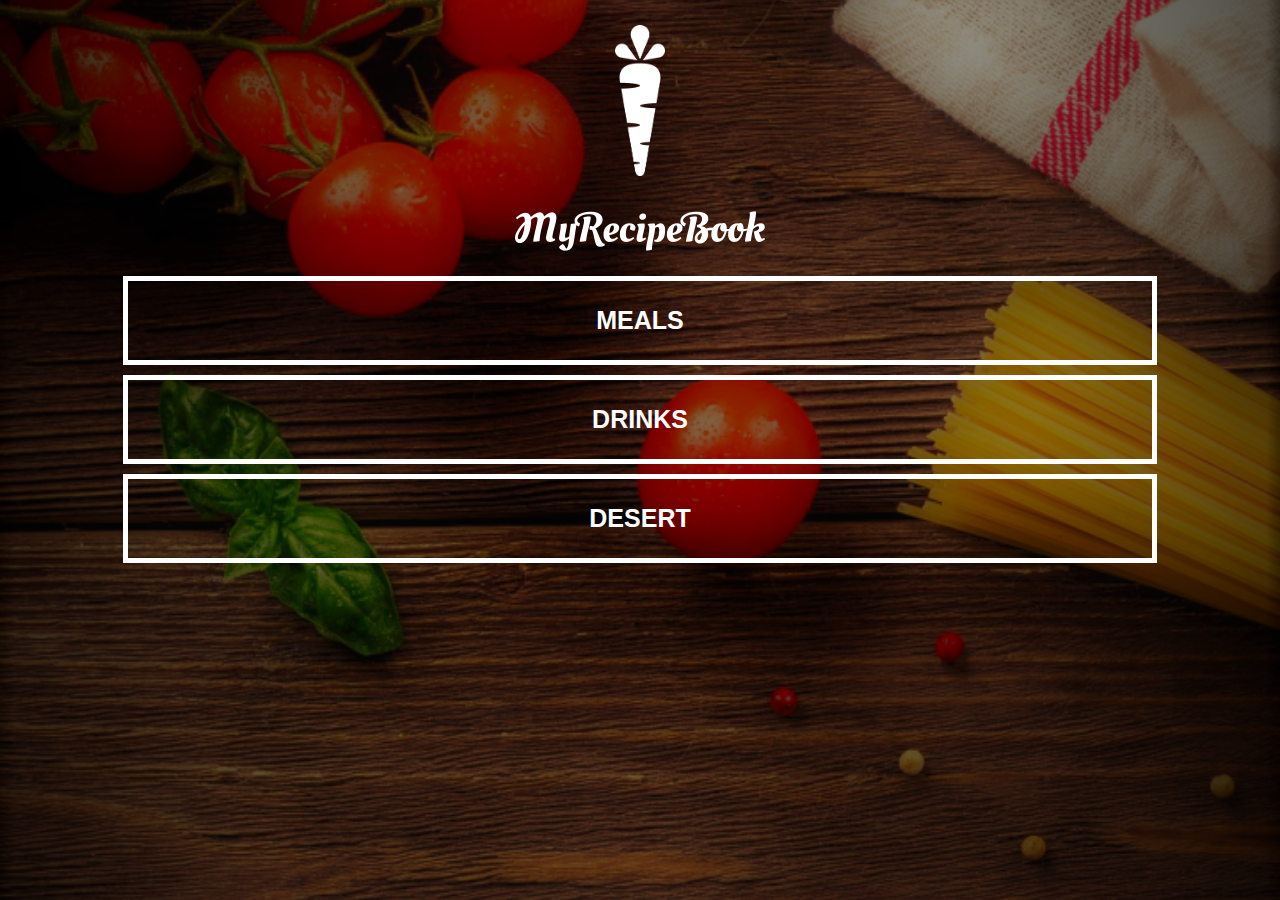
<file: index.html>
<!DOCTYPE html>
<html>
    <head>
         <title>My Recipe Book</title>
         <link rel="stylesheet" href="style.css">
    </head>

    <body class="body-home">
        <div id="home">
            
             <img src="images/logo-img.png" id="home-logo-img">
             <img src="images/logo-text.png" id="home-logo-text">
            
             <div class="home-menu">
            
                  <a href="meals.html" class="home-menu-item">
                      <p>Meals</p>
                 </a>
                  <a href="drinks.html" class="home-menu-item">
                      <p>Drinks</p>
                 </a>
                 <a href="deserts.html" class="home-menu-item">
                      <p>Desert</p>
                 </a>
            </div>
        </div>
    </body>
</html>
</file>
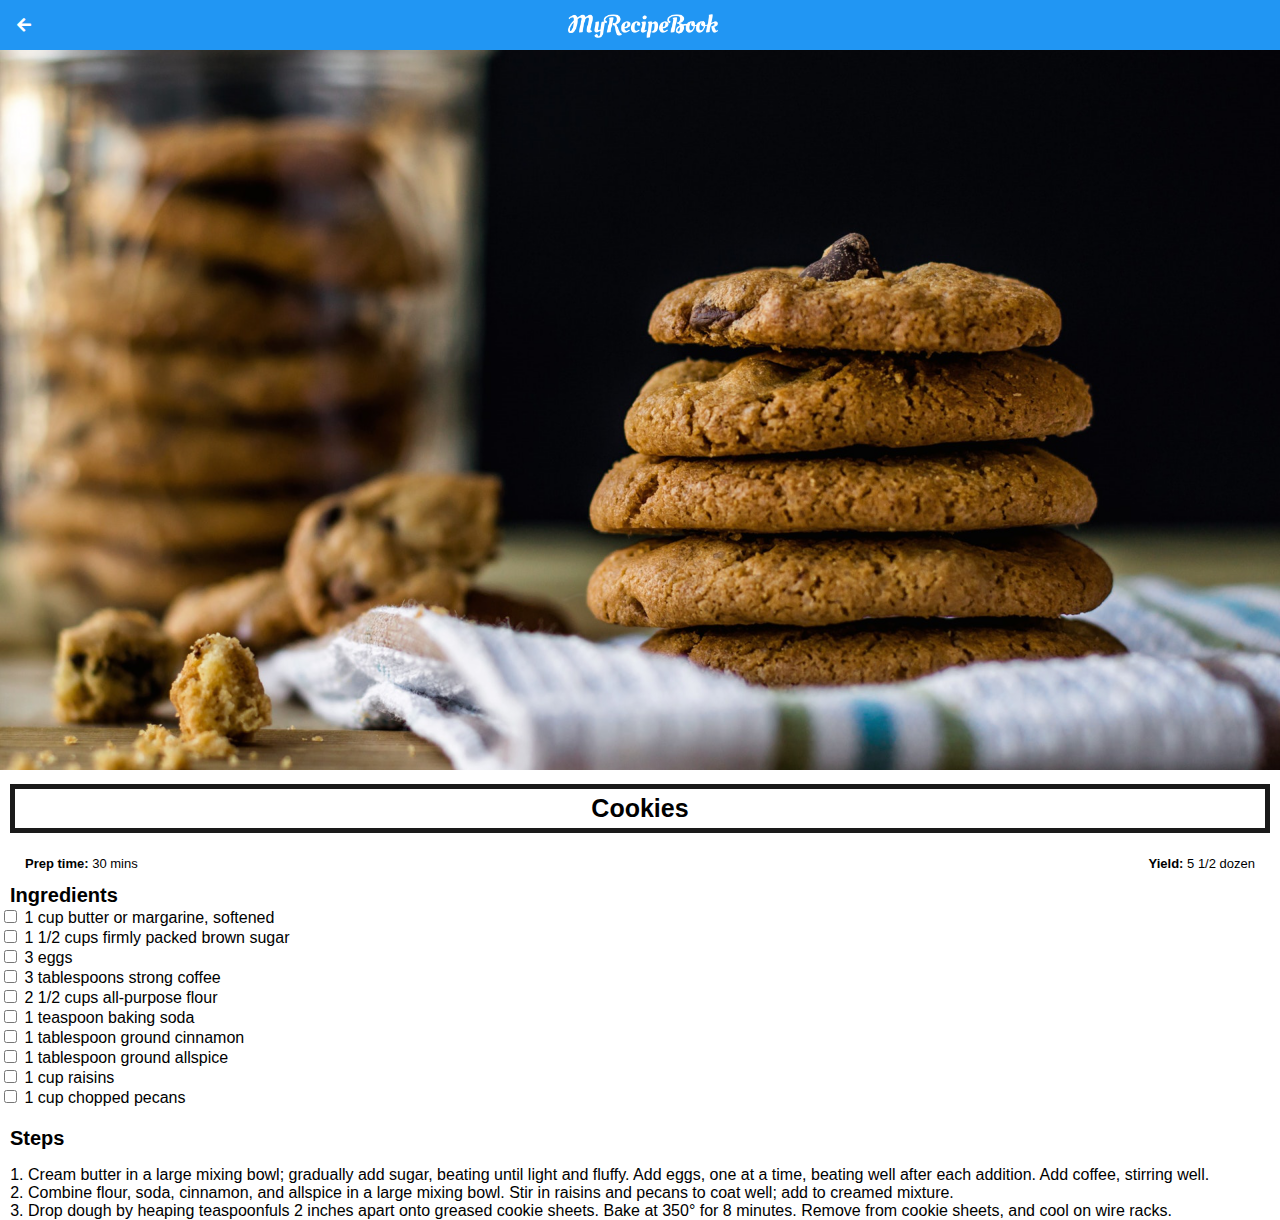
<file: cookies.html>
<!DOCTYPE html>
<html>
    <head>
         <title>My Recipe Book | Meals | Cookies</title>
         <link rel="stylesheet" href="style.css">
         <link rel="stylesheet" href="fontAwesome/css/all.css">
    </head>

    <body class="body-recipes">
        
        <div class="header">
           <a href="meals.html">
                <i class="fas fa-arrow-left"></i>
            </a>
             
            <img src="images/logo-text.png">
        </div>
        
        <div id="recipe">
           <div class="recipe-details">
              <img src="images/cookies.png">
               
               <h1>Cookies</h1>
               
               <div class="recipe-details-info">
                 <p><b>Prep time: </b>30 mins</p>
                 <p style="float: right;"><b>Yield: </b>5 1/2 dozen</p>
               </div>
               <div class="recipe-details-ingredients">
                 <h2>Ingredients</h2>
                   
                 <input id="check-01" type="checkbox">
                 <label for="check-01">1 cup butter or margarine, softened</label>
                 <br>
                 <input id="check-02" type="checkbox">
                 <label for="check-02">1 1/2 cups firmly packed brown sugar</label>
                 <br>
                 <input id="check-03" type="checkbox">
                 <label for="check-03">3 eggs</label>
                 <br>
                 <input id="check-04" type="checkbox">
                 <label for="check-04">3 tablespoons strong coffee</label>
                 <br>
                 <input id="check-05" type="checkbox">
                 <label for="check-05">2 1/2 cups all-purpose flour</label>
                 <br>
                 <input id="check-06" type="checkbox">
                 <label for="check-06">1 teaspoon baking soda</label>
                 <br>
                 <input id="check-07" type="checkbox">
                 <label for="check-07">1 tablespoon ground cinnamon</label>
                 <br>
                 <input id="check-08" type="checkbox">
                 <label for="check-08">1 tablespoon ground allspice</label>
                 <br>
                 <input id="check-09" type="checkbox">
                 <label for="check-09">1 cup raisins</label>
                 <br>
                 <input id="check-10" type="checkbox">
                 <label for="check-10">1 cup chopped pecans</label>
                 <br>
                 
               </div>
               <div class="recipe-details-steps">
               <h2>Steps</h2>
                   
                <ol>
                    <li>Cream butter in a large mixing bowl; gradually add sugar, beating until light and fluffy. Add eggs, one at a time, beating well after each addition. Add coffee, stirring well.</li>
                    <li>Combine flour, soda, cinnamon, and allspice in a large mixing bowl. Stir in raisins and pecans to coat well; add to creamed mixture.</li>
                    <li>Drop dough by heaping teaspoonfuls 2 inches apart onto greased cookie sheets. Bake at 350° for 8 minutes. Remove from cookie sheets, and cool on wire racks.</li>
                    
                   </ol>
               
               </div>
            </div> 
                   
        </div>
    </body>
</html>
</file>
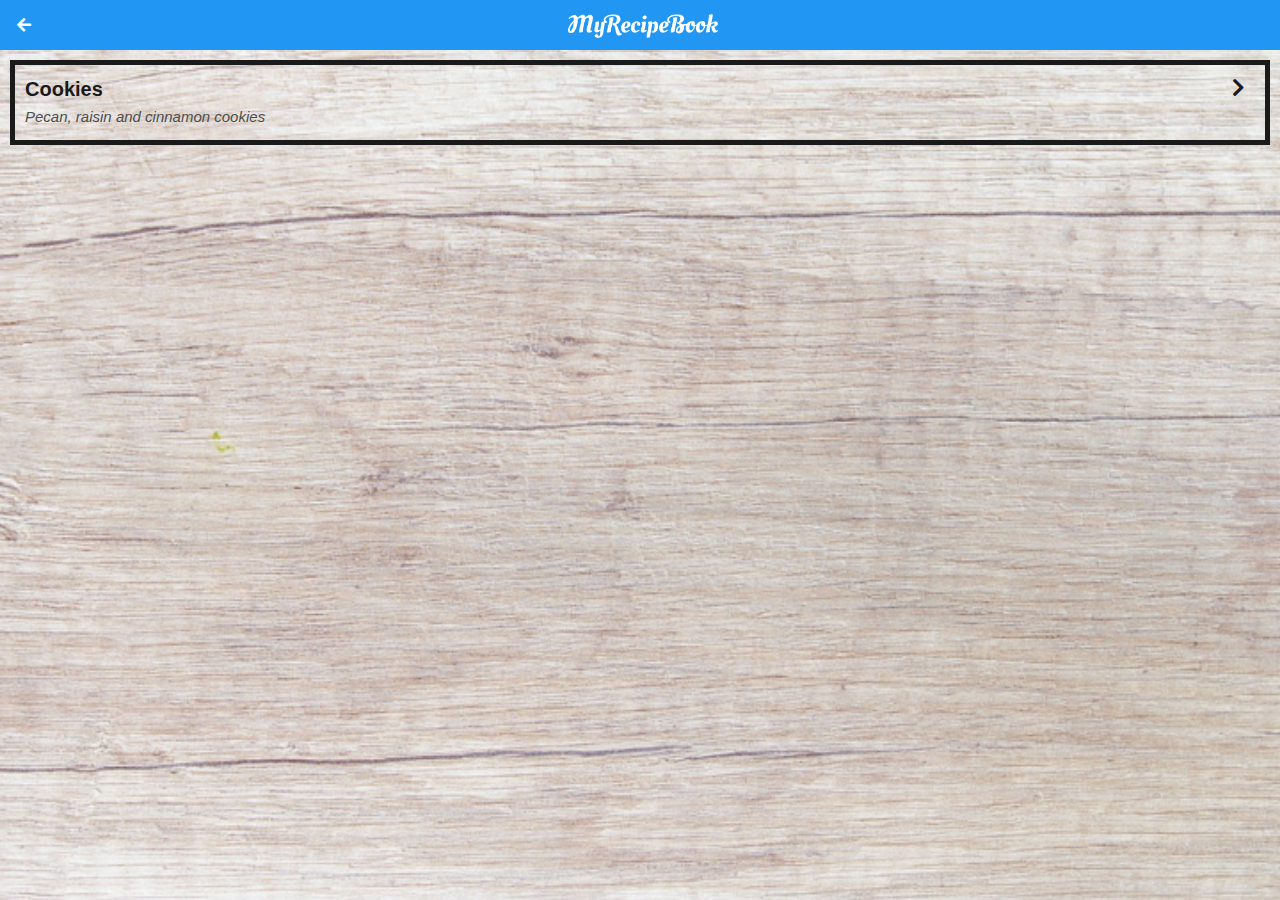
<file: deserts.html>
<!DOCTYPE html>
<html>
    <head>
         <title>My Recipe Book | Deserts</title>
         <link rel="stylesheet" href="style.css">
         <link rel="stylesheet" href="fontAwesome/css/all.css">
    </head>

    <body class="body-meals">
        
        <div class="header">
           <a href="index.html">
                <i class="fas fa-arrow-left"></i>
            </a>
             
            <img src="images/logo-text.png">
        </div>
        
        <div id="meals">
            
             <div class="meals-list">
                 
            <a href="cookies.html">
                 <div class="meals-list-item">
                     <h1>Cookies<i class="fas fa-chevron-right"></i></h1>
                     
                  <p>Pecan, raisin and cinnamon cookies</p>
                     
                </div>
                
            </a>
                 
            </div>   
            
        </div>
    </body>
</html>
</file>
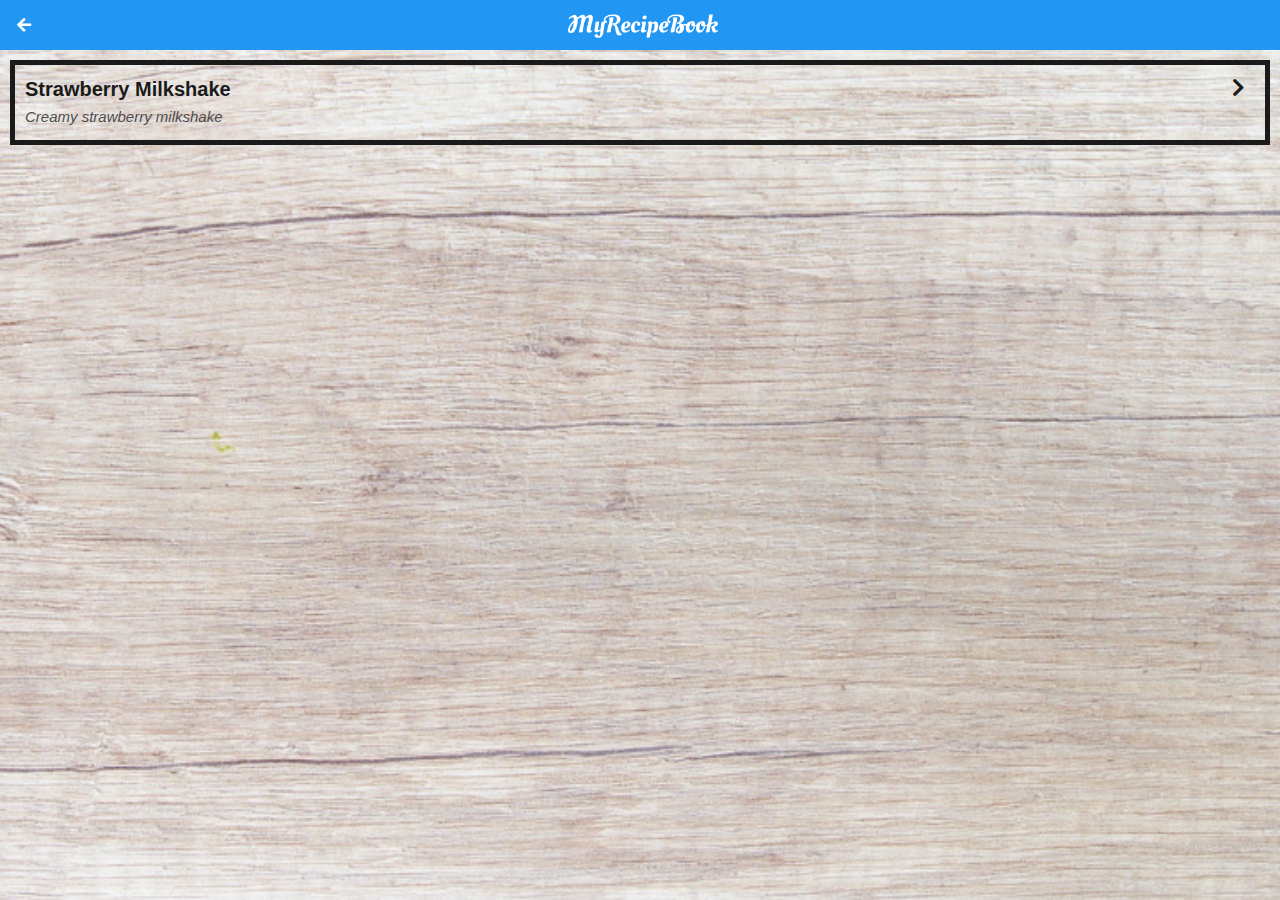
<file: drinks.html>
<!DOCTYPE html>
<html>
    <head>
         <title>My Recipe Book | Drinks</title>
         <link rel="stylesheet" href="style.css">
         <link rel="stylesheet" href="fontAwesome/css/all.css">
    </head>

    <body class="body-meals">
        
        <div class="header">
           <a href="index.html">
                <i class="fas fa-arrow-left"></i>
            </a>
             
            <img src="images/logo-text.png">
        </div>
        
        <div id="meals">
            
             <div class="meals-list">
                 
            <a href="strawberry%20milkshake.html">
                 <div class="meals-list-item">
                     <h1>Strawberry Milkshake<i class="fas fa-chevron-right"></i></h1>
                     
                  <p>Creamy strawberry milkshake</p>
                     
                </div>
                
            </a>
                 
            </div>   
            
        </div>
    </body>
</html>
</file>
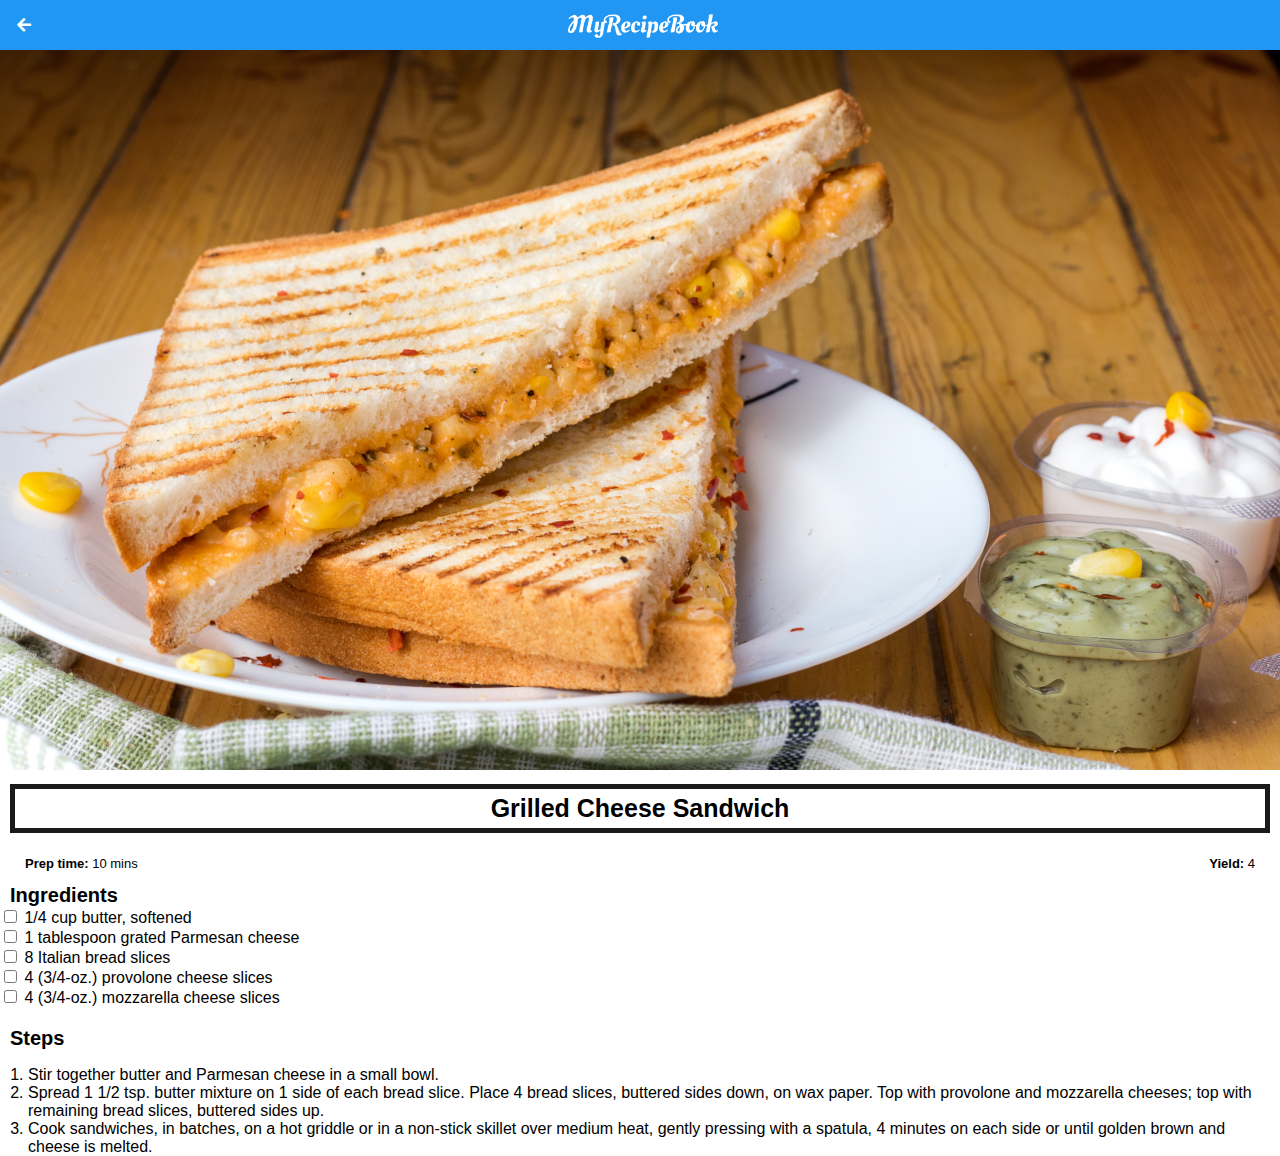
<file: Grilled cheese.html>
<!DOCTYPE html>
<html>
    <head>
         <title>My Recipe Book | Meals | Grilled Cheese</title>
         <link rel="stylesheet" href="style.css">
         <link rel="stylesheet" href="fontAwesome/css/all.css">
    </head>

    <body class="body-recipes">
        
        <div class="header">
           <a href="meals.html">
                <i class="fas fa-arrow-left"></i>
            </a>
             
            <img src="images/logo-text.png">
        </div>
        
        <div id="recipe">
           <div class="recipe-details">
              <img src="images/grilledCheese.png">
               
               <h1>Grilled Cheese Sandwich</h1>
               
               <div class="recipe-details-info">
                 <p><b>Prep time: </b>10 mins</p>
                 <p style="float: right;"><b>Yield: </b>4</p>
               </div>
               <div class="recipe-details-ingredients">
                 <h2>Ingredients</h2>
                   
                 <input id="check-01" type="checkbox">
                 <label for="check-01">1/4 cup butter, softened</label>
                 <br>
                 <input id="check-02" type="checkbox">
                 <label for="check-02">1 tablespoon grated Parmesan cheese</label>
                 <br>
                 <input id="check-03" type="checkbox">
                 <label for="check-03">8 Italian bread slices</label>
                 <br>
                 <input id="check-04" type="checkbox">
                 <label for="check-04">4 (3/4-oz.) provolone cheese slices</label>
                 <br>
                 <input id="check-05" type="checkbox">
                 <label for="check-05">4 (3/4-oz.) mozzarella cheese slices</label>
                 <br>
               </div>
               <div class="recipe-details-steps">
               <h2>Steps</h2>
                   
                <ol>
                    <li>Stir together butter and Parmesan cheese in a small bowl.</li>
                    <li>Spread 1 1/2 tsp. butter mixture on 1 side of each bread slice. Place 4 bread slices, buttered sides down, on wax paper. Top with provolone and mozzarella cheeses; top with remaining bread slices, buttered sides up.</li>
                    <li>Cook sandwiches, in batches, on a hot griddle or in a non-stick skillet over medium heat, gently pressing with a spatula, 4 minutes on each side or until golden brown and cheese is melted.</li>
                    
                   </ol>
               
               </div>
            </div> 
                   
        </div>
    </body>
</html>
</file>
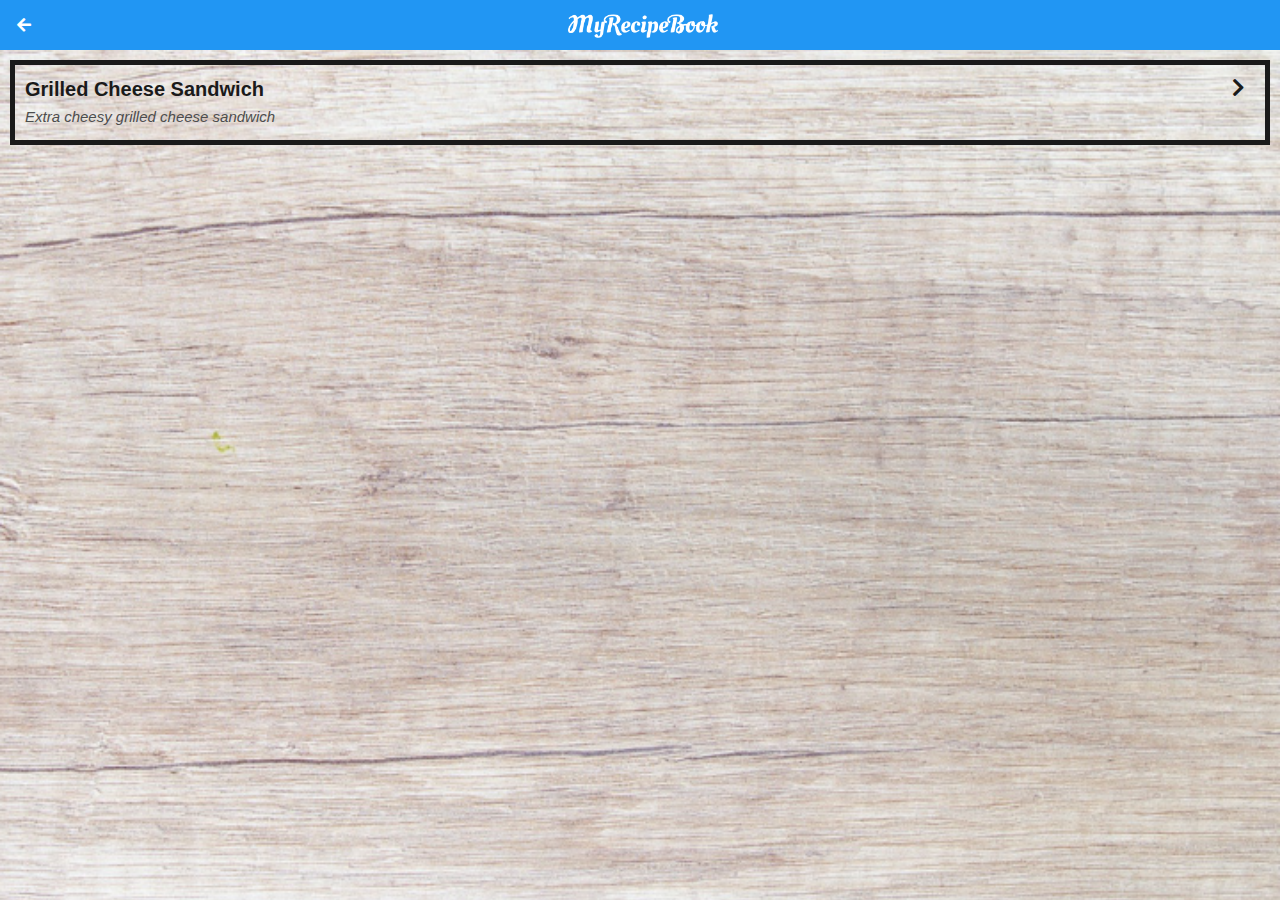
<file: meals.html>
<!DOCTYPE html>
<html>
    <head>
         <title>My Recipe Book | Meals</title>
         <link rel="stylesheet" href="style.css">
         <link rel="stylesheet" href="fontAwesome/css/all.css">
    </head>

    <body class="body-meals">
        
        <div class="header">
           <a href="index.html">
                <i class="fas fa-arrow-left"></i>
            </a>
             
            <img src="images/logo-text.png">
        </div>
        
        <div id="meals">
            
             <div class="meals-list">
                 
            <a href="Grilled%20cheese.html">
                 <div class="meals-list-item">
                     <h1>Grilled Cheese Sandwich<i class="fas fa-chevron-right"></i></h1>
                     
                  <p>Extra cheesy grilled cheese sandwich</p>
                     
                </div>
                
            </a>
                 
            </div>   
            
        </div>
    </body>
</html>
</file>
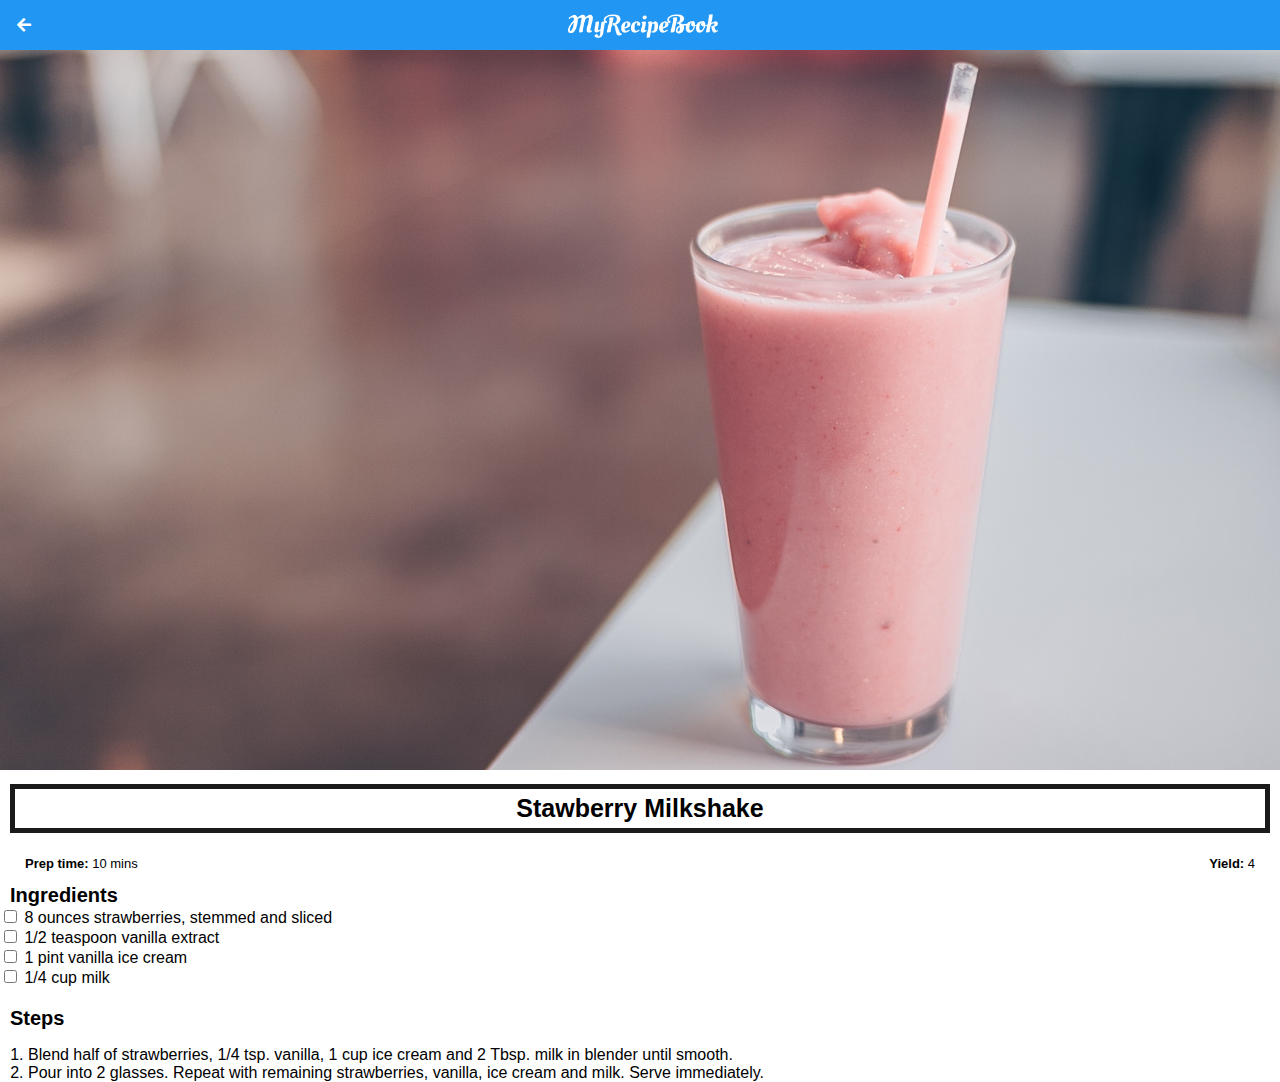
<file: strawberry milkshake.html>
<!DOCTYPE html>
<html>
    <head>
         <title>My Recipe Book | Meals | Strawberry Milkshake</title>
         <link rel="stylesheet" href="style.css">
         <link rel="stylesheet" href="fontAwesome/css/all.css">
    </head>

    <body class="body-recipes">
        
        <div class="header">
           <a href="meals.html">
                <i class="fas fa-arrow-left"></i>
            </a>
             
            <img src="images/logo-text.png">
        </div>
        
        <div id="recipe">
           <div class="recipe-details">
              <img src="images/strawberryMilkshake.png">
               
               <h1>Stawberry Milkshake</h1>
               
               <div class="recipe-details-info">
                 <p><b>Prep time: </b>10 mins</p>
                 <p style="float: right;"><b>Yield: </b>4</p>
               </div>
               <div class="recipe-details-ingredients">
                 <h2>Ingredients</h2>
                   
                 <input id="check-01" type="checkbox">
                 <label for="check-01">8 ounces strawberries, stemmed and sliced</label>
                 <br>
                 <input id="check-02" type="checkbox">
                 <label for="check-02">1/2 teaspoon vanilla extract</label>
                 <br>
                 <input id="check-03" type="checkbox">
                 <label for="check-03">1 pint vanilla ice cream</label>
                 <br>
                 <input id="check-04" type="checkbox">
                 <label for="check-04">1/4 cup milk</label>
                 <br>
                 
               </div>
               <div class="recipe-details-steps">
               <h2>Steps</h2>
                   
                <ol>
                    <li>Blend half of strawberries, 1/4 tsp. vanilla, 1 cup ice cream and 2 Tbsp. milk in blender until smooth.</li>
                    <li>Pour into 2 glasses. Repeat with remaining strawberries, vanilla, ice cream and milk. Serve immediately.</li>
                    
                   </ol>
               
               </div>
            </div> 
                   
        </div>
    </body>
</html>
</file>
<file: style.css>
html{
   height: 100%;    
}

body{
    font-family: sans-serif;
    
    margin: 0;
    padding: 0;
    
    height: 100%;
}

.body-home{
    background-image: url("images/background-01-port.png");
    background-position: center;
    background-attachment: fixed;
    background-repeat: no-repeat;
    background-size: cover;
}

.body-meals{
    background-image: url("images/background-02-port.png");
    background-position: center;
    background-attachment: fixed;
    background-repeat: no-repeat;
    background-size: cover;    
}

/*=============== HEADER ================*/

.header{
    background-color: #2196f3;
    
    width: 100%;
    height: 50px;
    top: 0;
    
    position: fixed;
    overflow: hidden;
    
    text-align: center;   
}

.header i {
    float: left;
    padding: 17px 0px 0px 17px;
    color: #ffffff;
    
}

.header img {
    width: 150px;
    padding-top: 14px;
    padding-right: 25px;
    
}

/*=============== HOME PAGE ================*/

#home-logo-img{
    width: 50px;
    display: block;
    margin: auto;
    padding: 25px 10px 10px 10px;
}

#home-logo-text{
   width: auto; 
   display: block; 
   margin: auto;
   padding: 25px;
}

/*============== HOME PAGE MENU ============*/

.home-menu-item{
   text-decoration: none;
   text-transform: uppercase;
    
   color: #ffffff;
    font-size: 25px;
    font-weight: bold;
    text-align: center;
    border: 5px solid #ffffff;
    
    display: block;
    margin: auto;
    margin-bottom: 10px;
    width: 80%;    
}

/*=============== MEALS PAGE ================*/

#meals {
    padding-top: 50px;   
}

/*============== MEALS PAGE MENU ============*/

.meals-list a {
    text-decoration: none;
}

.meals-list-item {
    border: 5px solid #1a1a1a;
    margin: 10px;
}

.meals-list-item h1 {
    font-weight: bold;
    font-size: 20px;
    color: #1a1a1a;
    padding-left: 10px;
}

.meals-list-item i {
    float: right;
    color: #1a1a1a;
    padding-right: 20px;
    
}

.meals-list-item p {
    font-size: 15px;
    font-style: italic;
    color: #4d4d4d;
    margin-top: -7px;
    padding-left: 10px;
        
}

/*=============== RECIPE PAGE ================*/

#recipe {
    padding-top: 50px;
}


/*============== RECIPE DETAILS ============*/

.recipe-details img{
      width: 100%;
}

.recipe-details h1{
    font-size: 25px;
    text-align: center;
    border: 5px solid #1a1a1a;
    margin: 10px;
    padding: 5px;
    
}

.recipe-details h2{
     font-size: 20px;
     text-align: left;
     margin: 0;
     margin-left: 10px;
    
    
}

.recipe-details-info{
    margin-left: 25px;
    margin-right: 25px;
    
}

.recipe-details-info p{
    font-size: 13px;
    display: inline-block;
}

.recipe-detais-ingredients label{
    line-height: 25px;
    margin-left: 10px;
    
}

.recipe-details-steps{
    padding-top: 20px;
}

.recipe-details-steps ol{
    padding-left: 28px;
}

/*=============== RESPONSIVE LAYOUT ================*/

@media only screen and (min-width; 600px){
    #meals{
        width: 80%;
        margin: auto;
    }
    #recipe{
        width: 80%;
        margin: auto;
    }
}

@media only screen and (min-width; 1000px){
    #meals{
        width: 60%;
        margin: auto;
    }
    #recipe{
        width: 60%;
        margin: auto;
    }
}

@media only screen and (min-width; 1500px){
    #meals{
        width: 40%;
        margin: auto;
    }
    #recipe{
        width: 40%;
        margin: auto;
    }
}

@media only screen and (min-width; 720px){
    .body-home{
        background-image: url('images/background-01-land.png');
    }
    
    .body-meals{
       background-image: url('images/background-02-land.png'); 
    } 
}
</file>
